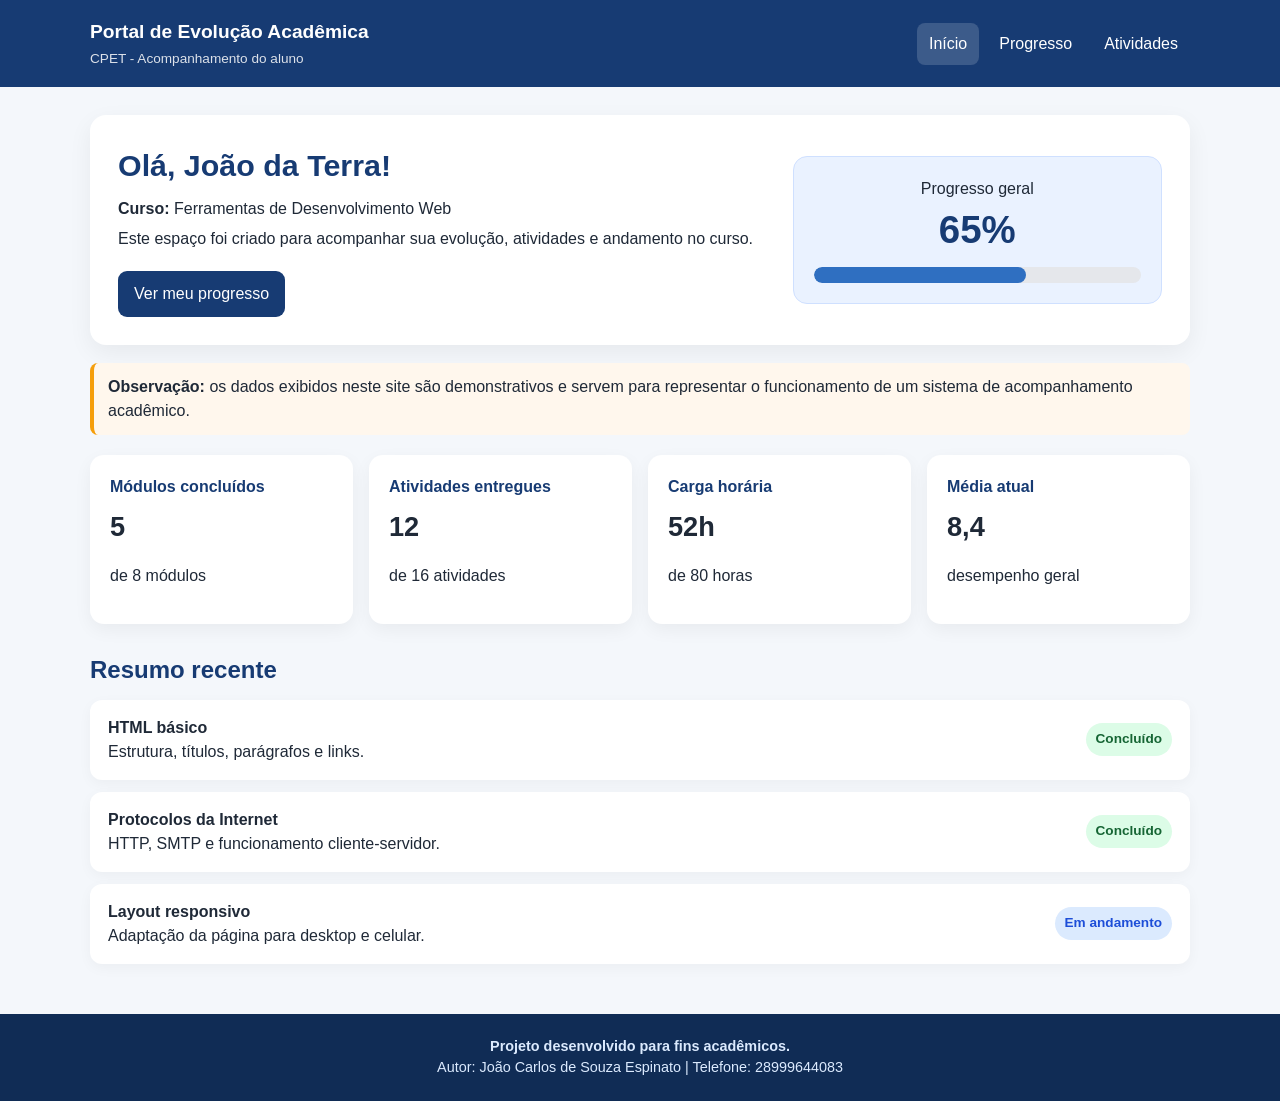
<file: index.html>
<!DOCTYPE html>
<html lang="pt-BR">
<head>
  <meta charset="UTF-8">
  <meta name="viewport" content="width=device-width, initial-scale=1.0">
  <meta name="author" content="João Carlos de Souza Espinato">
  <meta name="description" content="Projeto desenvolvido para fins acadêmicos - Ferramentas de Desenvolvimento Web">
  <title>Acompanhamento do Curso - João da Terra</title>
  <link rel="stylesheet" href="style.css">
</head>
<body>
<header class="topo">
  <div class="container">
    <div class="marca"><h1>Portal de Evolução Acadêmica</h1><p>CPET - Acompanhamento do aluno</p></div>
    <nav class="menu"><a class="ativo" href="index.html">Início</a><a href="progresso.html">Progresso</a><a href="atividades.html">Atividades</a></nav>
  </div>
</header>
<main class="container">
  <section class="hero">
    <div>
      <h2>Olá, João da Terra!</h2>
      <p><strong>Curso:</strong> Ferramentas de Desenvolvimento Web</p>
      <p>Este espaço foi criado para acompanhar sua evolução, atividades e andamento no curso.</p>
      <a class="botao" href="progresso.html">Ver meu progresso</a>
    </div>
    <div class="selo"><span>Progresso geral</span><strong>65%</strong><div class="barra"><div class="preenchimento" style="width:65%"></div></div></div>
  </section>

  <div class="aviso"><strong>Observação:</strong> os dados exibidos neste site são demonstrativos e servem para representar o funcionamento de um sistema de acompanhamento acadêmico.</div>

  <section class="grid">
    <article class="card"><h3>Módulos concluídos</h3><div class="numero">5</div><p>de 8 módulos</p></article>
    <article class="card"><h3>Atividades entregues</h3><div class="numero">12</div><p>de 16 atividades</p></article>
    <article class="card"><h3>Carga horária</h3><div class="numero">52h</div><p>de 80 horas</p></article>
    <article class="card"><h3>Média atual</h3><div class="numero">8,4</div><p>desempenho geral</p></article>
  </section>

  <section class="secao">
    <h2>Resumo recente</h2>
    <div class="lista">
      <div class="item"><div><strong>HTML básico</strong><br>Estrutura, títulos, parágrafos e links.</div><span class="status concluido">Concluído</span></div>
      <div class="item"><div><strong>Protocolos da Internet</strong><br>HTTP, SMTP e funcionamento cliente-servidor.</div><span class="status concluido">Concluído</span></div>
      <div class="item"><div><strong>Layout responsivo</strong><br>Adaptação da página para desktop e celular.</div><span class="status andamento">Em andamento</span></div>
    </div>
  </section>
</main>
<footer class="rodape"><div class="container"><strong>Projeto desenvolvido para fins acadêmicos.</strong><br>Autor: João Carlos de Souza Espinato | Telefone: 28999644083</div></footer>
</body>
</html>
</file>
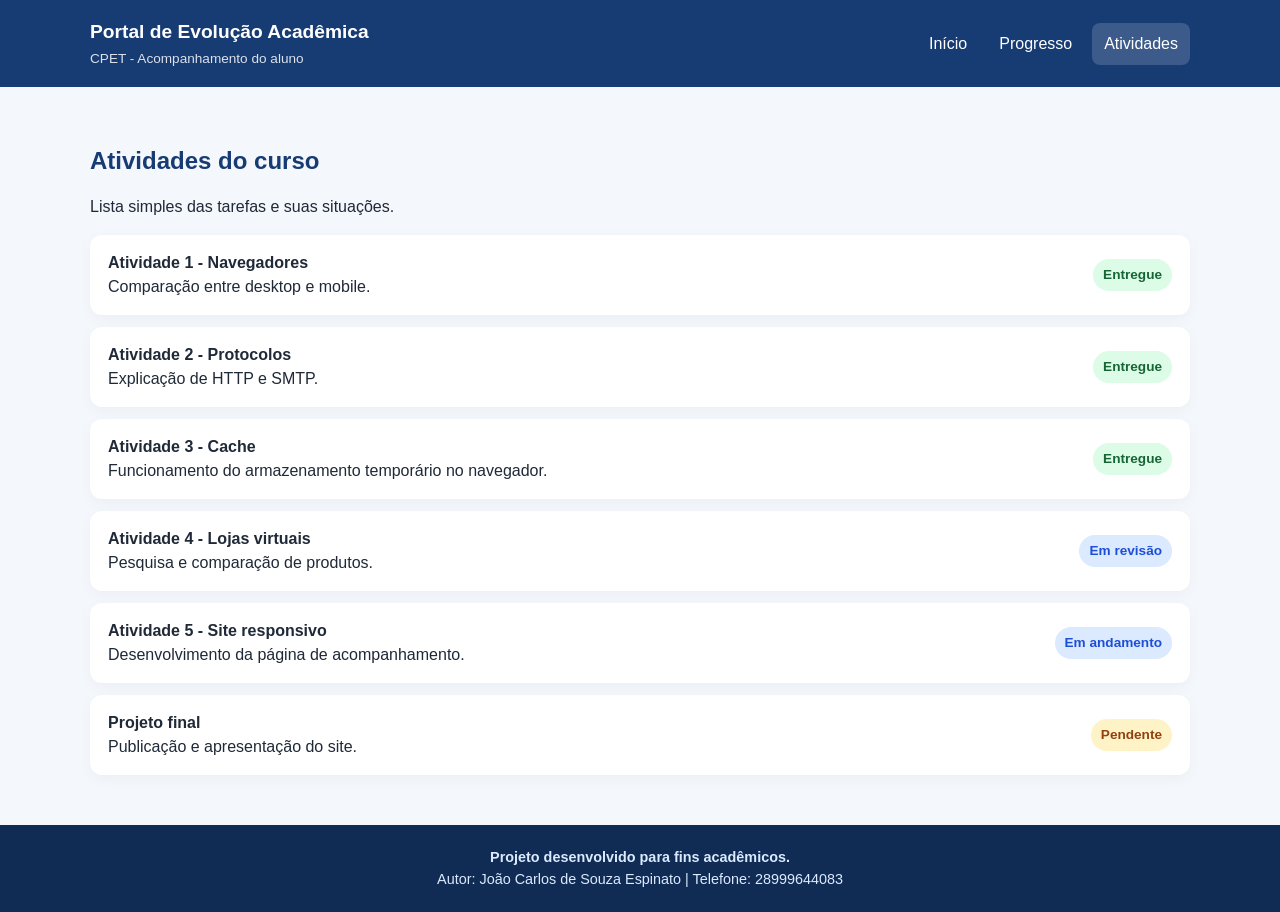
<file: atividades.html>
<!DOCTYPE html>
<html lang="pt-BR">
<head>
  <meta charset="UTF-8">
  <meta name="viewport" content="width=device-width, initial-scale=1.0">
  <meta name="author" content="João Carlos de Souza Espinato">
  <meta name="description" content="Projeto desenvolvido para fins acadêmicos - Ferramentas de Desenvolvimento Web">
  <title>Atividades - João da Terra</title>
  <link rel="stylesheet" href="style.css">
</head>
<body>
<header class="topo"><div class="container"><div class="marca"><h1>Portal de Evolução Acadêmica</h1><p>CPET - Acompanhamento do aluno</p></div><nav class="menu"><a href="index.html">Início</a><a href="progresso.html">Progresso</a><a class="ativo" href="atividades.html">Atividades</a></nav></div></header>
<main class="container">
<section class="secao"><h2>Atividades do curso</h2><p>Lista simples das tarefas e suas situações.</p>
<div class="lista">
  <div class="item"><div><strong>Atividade 1 - Navegadores</strong><br>Comparação entre desktop e mobile.</div><span class="status concluido">Entregue</span></div>
  <div class="item"><div><strong>Atividade 2 - Protocolos</strong><br>Explicação de HTTP e SMTP.</div><span class="status concluido">Entregue</span></div>
  <div class="item"><div><strong>Atividade 3 - Cache</strong><br>Funcionamento do armazenamento temporário no navegador.</div><span class="status concluido">Entregue</span></div>
  <div class="item"><div><strong>Atividade 4 - Lojas virtuais</strong><br>Pesquisa e comparação de produtos.</div><span class="status andamento">Em revisão</span></div>
  <div class="item"><div><strong>Atividade 5 - Site responsivo</strong><br>Desenvolvimento da página de acompanhamento.</div><span class="status andamento">Em andamento</span></div>
  <div class="item"><div><strong>Projeto final</strong><br>Publicação e apresentação do site.</div><span class="status pendente">Pendente</span></div>
</div></section>
</main>
<footer class="rodape"><div class="container"><strong>Projeto desenvolvido para fins acadêmicos.</strong><br>Autor: João Carlos de Souza Espinato | Telefone: 28999644083</div></footer>
</body></html>
</file>
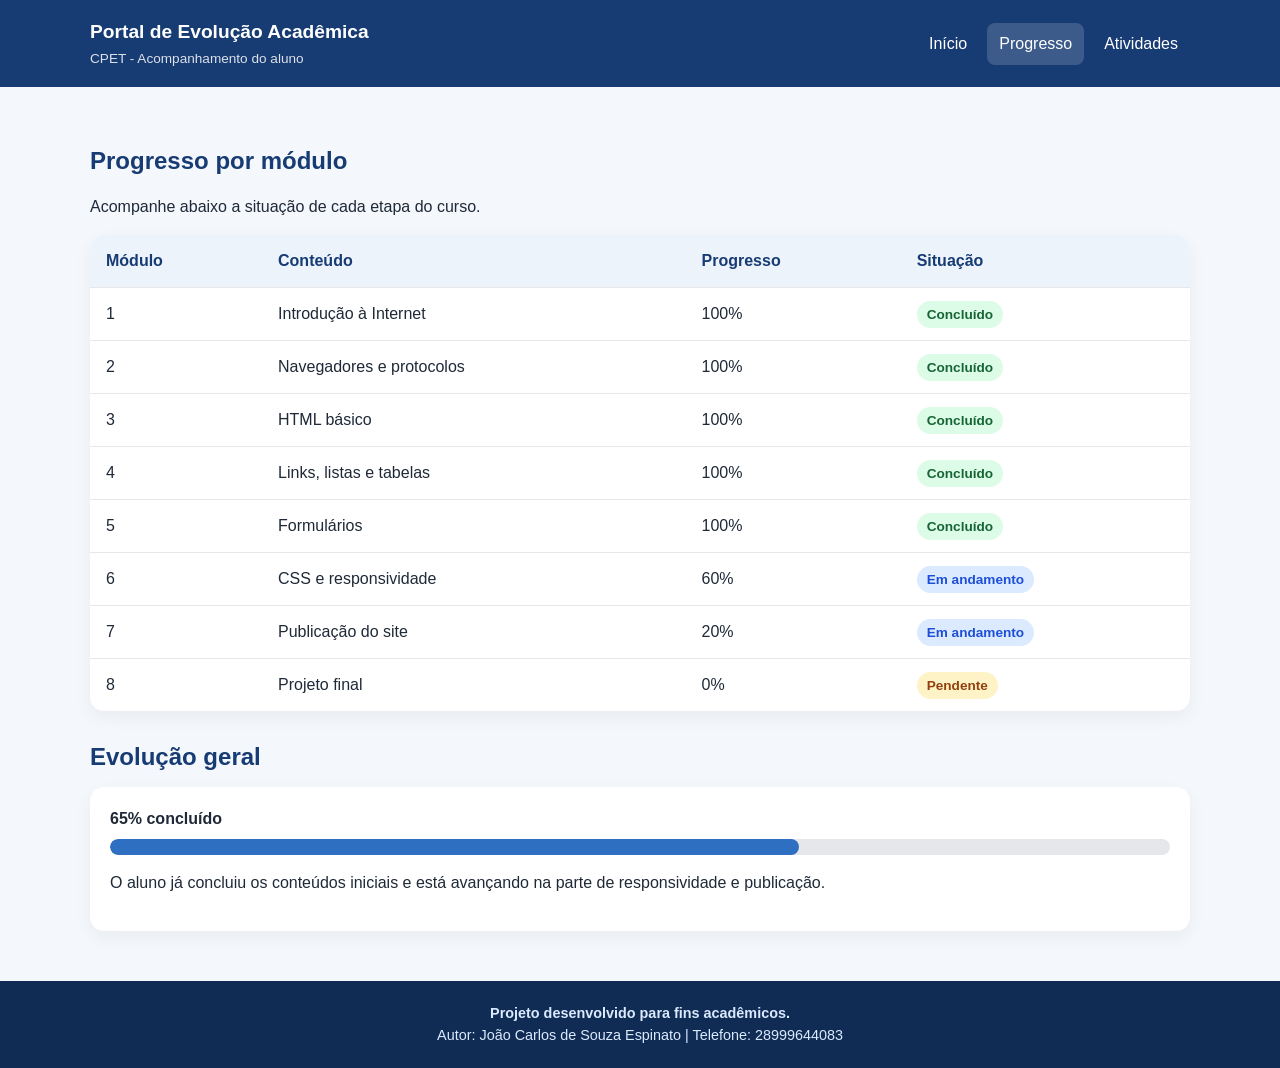
<file: progresso.html>
<!DOCTYPE html>
<html lang="pt-BR">
<head>
  <meta charset="UTF-8">
  <meta name="viewport" content="width=device-width, initial-scale=1.0">
  <meta name="author" content="João Carlos de Souza Espinato">
  <meta name="description" content="Projeto desenvolvido para fins acadêmicos - Ferramentas de Desenvolvimento Web">
  <title>Progresso - João da Terra</title>
  <link rel="stylesheet" href="style.css">
</head>
<body>
<header class="topo"><div class="container"><div class="marca"><h1>Portal de Evolução Acadêmica</h1><p>CPET - Acompanhamento do aluno</p></div><nav class="menu"><a href="index.html">Início</a><a class="ativo" href="progresso.html">Progresso</a><a href="atividades.html">Atividades</a></nav></div></header>
<main class="container">
  <section class="secao"><h2>Progresso por módulo</h2><p>Acompanhe abaixo a situação de cada etapa do curso.</p>
    <div class="tabela-wrap"><table><thead><tr><th>Módulo</th><th>Conteúdo</th><th>Progresso</th><th>Situação</th></tr></thead><tbody>
      <tr><td>1</td><td>Introdução à Internet</td><td>100%</td><td><span class="status concluido">Concluído</span></td></tr>
      <tr><td>2</td><td>Navegadores e protocolos</td><td>100%</td><td><span class="status concluido">Concluído</span></td></tr>
      <tr><td>3</td><td>HTML básico</td><td>100%</td><td><span class="status concluido">Concluído</span></td></tr>
      <tr><td>4</td><td>Links, listas e tabelas</td><td>100%</td><td><span class="status concluido">Concluído</span></td></tr>
      <tr><td>5</td><td>Formulários</td><td>100%</td><td><span class="status concluido">Concluído</span></td></tr>
      <tr><td>6</td><td>CSS e responsividade</td><td>60%</td><td><span class="status andamento">Em andamento</span></td></tr>
      <tr><td>7</td><td>Publicação do site</td><td>20%</td><td><span class="status andamento">Em andamento</span></td></tr>
      <tr><td>8</td><td>Projeto final</td><td>0%</td><td><span class="status pendente">Pendente</span></td></tr>
    </tbody></table></div>
  </section>
  <section class="secao"><h2>Evolução geral</h2><div class="card"><strong>65% concluído</strong><div class="barra"><div class="preenchimento" style="width:65%"></div></div><p>O aluno já concluiu os conteúdos iniciais e está avançando na parte de responsividade e publicação.</p></div></section>
</main>
<footer class="rodape"><div class="container"><strong>Projeto desenvolvido para fins acadêmicos.</strong><br>Autor: João Carlos de Souza Espinato | Telefone: 28999644083</div></footer>
</body></html>
</file>
<file: style.css>
*{box-sizing:border-box}html{scroll-behavior:smooth}body{margin:0;font-family:Arial,Helvetica,sans-serif;background:#f4f7fb;color:#1f2937;line-height:1.5}a{color:inherit}.topo{background:#173b73;color:#fff}.container{width:min(1100px,92%);margin:auto}.topo .container{display:flex;align-items:center;justify-content:space-between;padding:18px 0;gap:20px}.marca h1{font-size:1.2rem;margin:0}.marca p{margin:2px 0 0;font-size:.85rem;opacity:.85}.menu{display:flex;gap:8px;flex-wrap:wrap}.menu a{text-decoration:none;padding:9px 12px;border-radius:8px}.menu a:hover,.menu a.ativo{background:rgba(255,255,255,.16)}main{padding:28px 0 50px}.hero{background:#fff;border-radius:16px;padding:28px;box-shadow:0 8px 24px rgba(0,0,0,.06);display:grid;grid-template-columns:1.4fr .8fr;gap:28px;align-items:center}.hero h2{margin:0 0 8px;font-size:1.9rem;color:#173b73}.hero p{margin:6px 0}.selo{background:#eaf2ff;border:1px solid #cfe0ff;border-radius:14px;padding:20px;text-align:center}.selo strong{display:block;font-size:2.4rem;color:#173b73}.grid{display:grid;grid-template-columns:repeat(4,1fr);gap:16px;margin-top:20px}.card{background:#fff;border-radius:14px;padding:20px;box-shadow:0 6px 18px rgba(0,0,0,.05)}.card h3{margin:0 0 8px;font-size:1rem;color:#173b73}.numero{font-size:1.7rem;font-weight:700}.secao{margin-top:28px}.secao h2{color:#173b73;margin-bottom:12px}.barra{height:16px;background:#e5e7eb;border-radius:999px;overflow:hidden;margin-top:8px}.preenchimento{height:100%;background:#2f6fc1;border-radius:999px}.lista{display:grid;gap:12px}.item{background:#fff;border-radius:12px;padding:16px 18px;box-shadow:0 4px 14px rgba(0,0,0,.04);display:flex;justify-content:space-between;gap:20px;align-items:center}.status{font-size:.85rem;font-weight:700;padding:6px 10px;border-radius:999px;white-space:nowrap}.concluido{background:#dcfce7;color:#166534}.andamento{background:#dbeafe;color:#1d4ed8}.pendente{background:#fef3c7;color:#92400e}.tabela-wrap{overflow-x:auto;background:#fff;border-radius:14px;box-shadow:0 6px 18px rgba(0,0,0,.05)}table{width:100%;border-collapse:collapse;min-width:650px}th,td{padding:14px 16px;border-bottom:1px solid #e5e7eb;text-align:left}th{background:#edf3fb;color:#173b73}tr:last-child td{border-bottom:none}.aviso{background:#fff7ed;border-left:4px solid #f59e0b;padding:12px 14px;border-radius:8px;margin:18px 0}.rodape{background:#102c55;color:#dbeafe;padding:22px 0;text-align:center;font-size:.9rem}.botao{display:inline-block;margin-top:14px;background:#173b73;color:#fff;text-decoration:none;padding:11px 16px;border-radius:9px}.botao:hover{background:#245394}@media(max-width:850px){.hero{grid-template-columns:1fr}.grid{grid-template-columns:repeat(2,1fr)}}@media(max-width:600px){.topo .container{align-items:flex-start;flex-direction:column}.menu{width:100%}.menu a{flex:1;text-align:center}.grid{grid-template-columns:1fr}.hero{padding:20px}.hero h2{font-size:1.55rem}.item{align-items:flex-start;flex-direction:column;gap:8px}}
</file>
